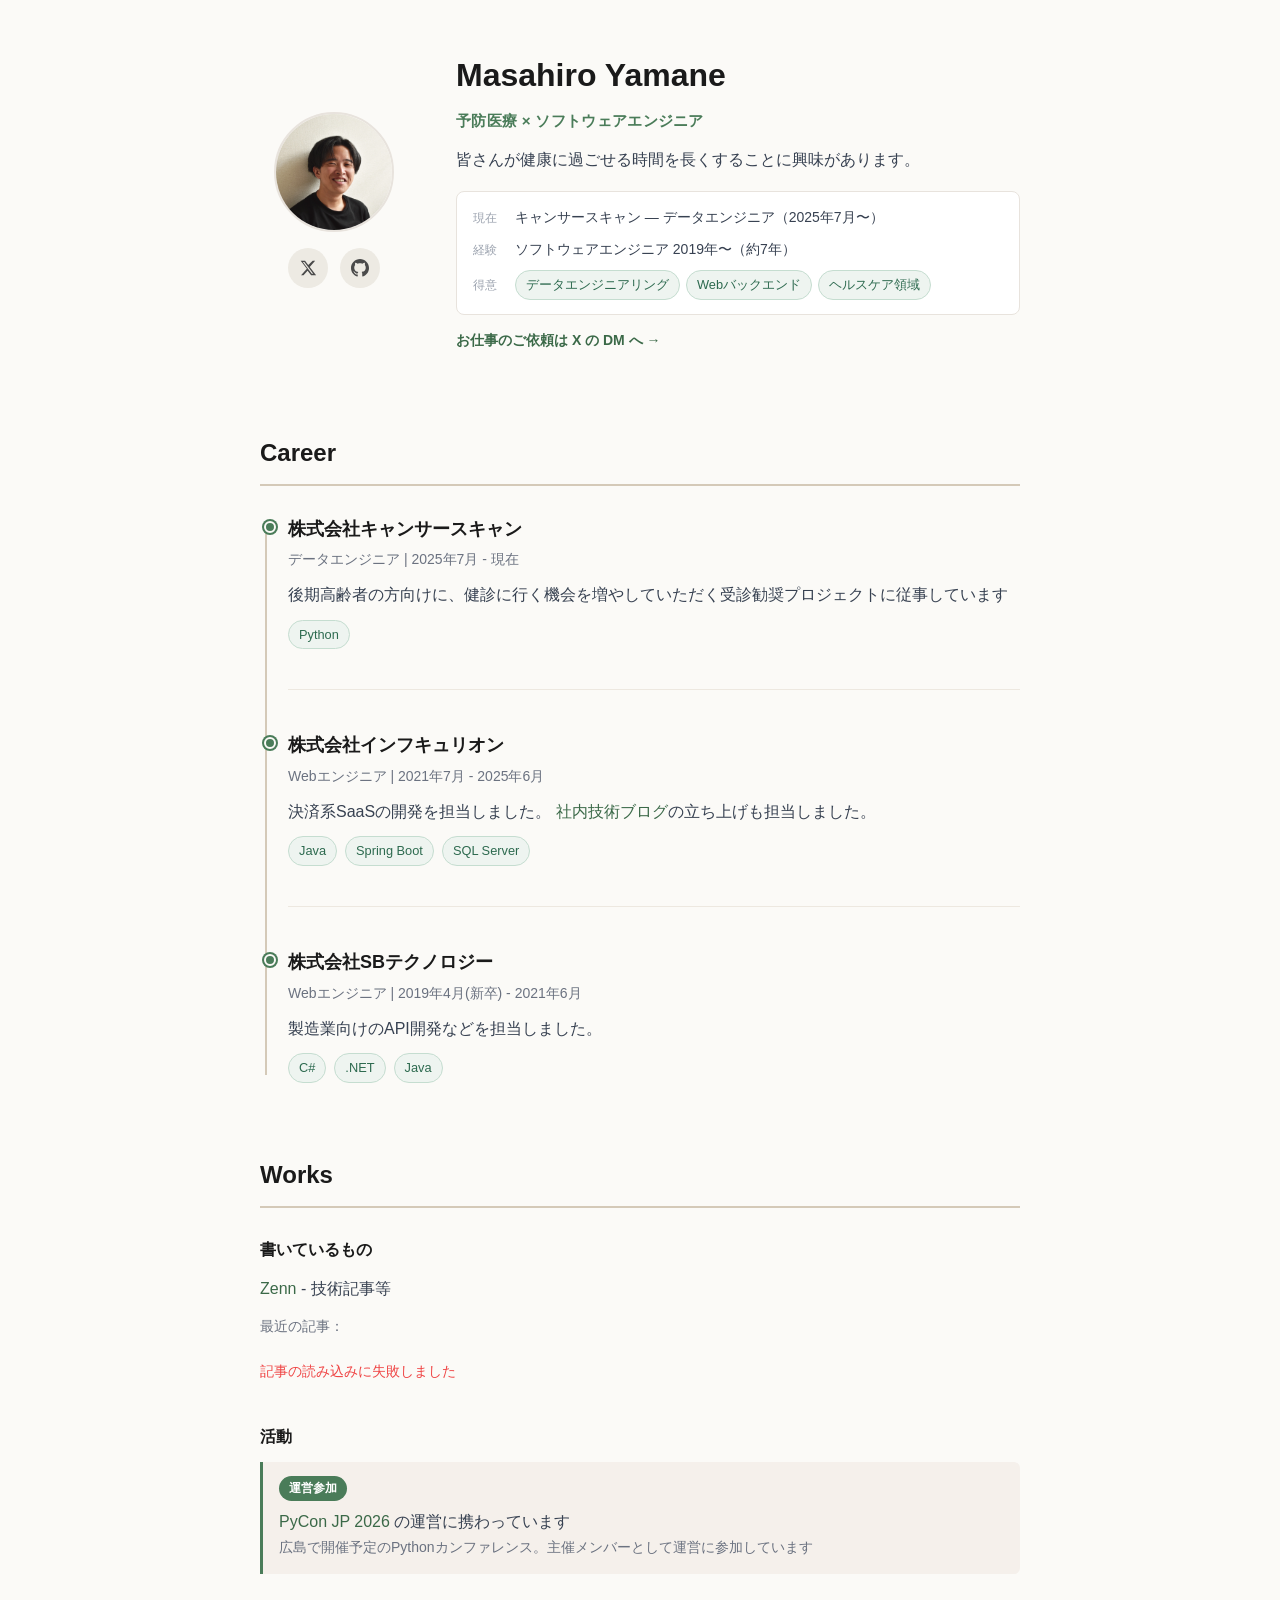
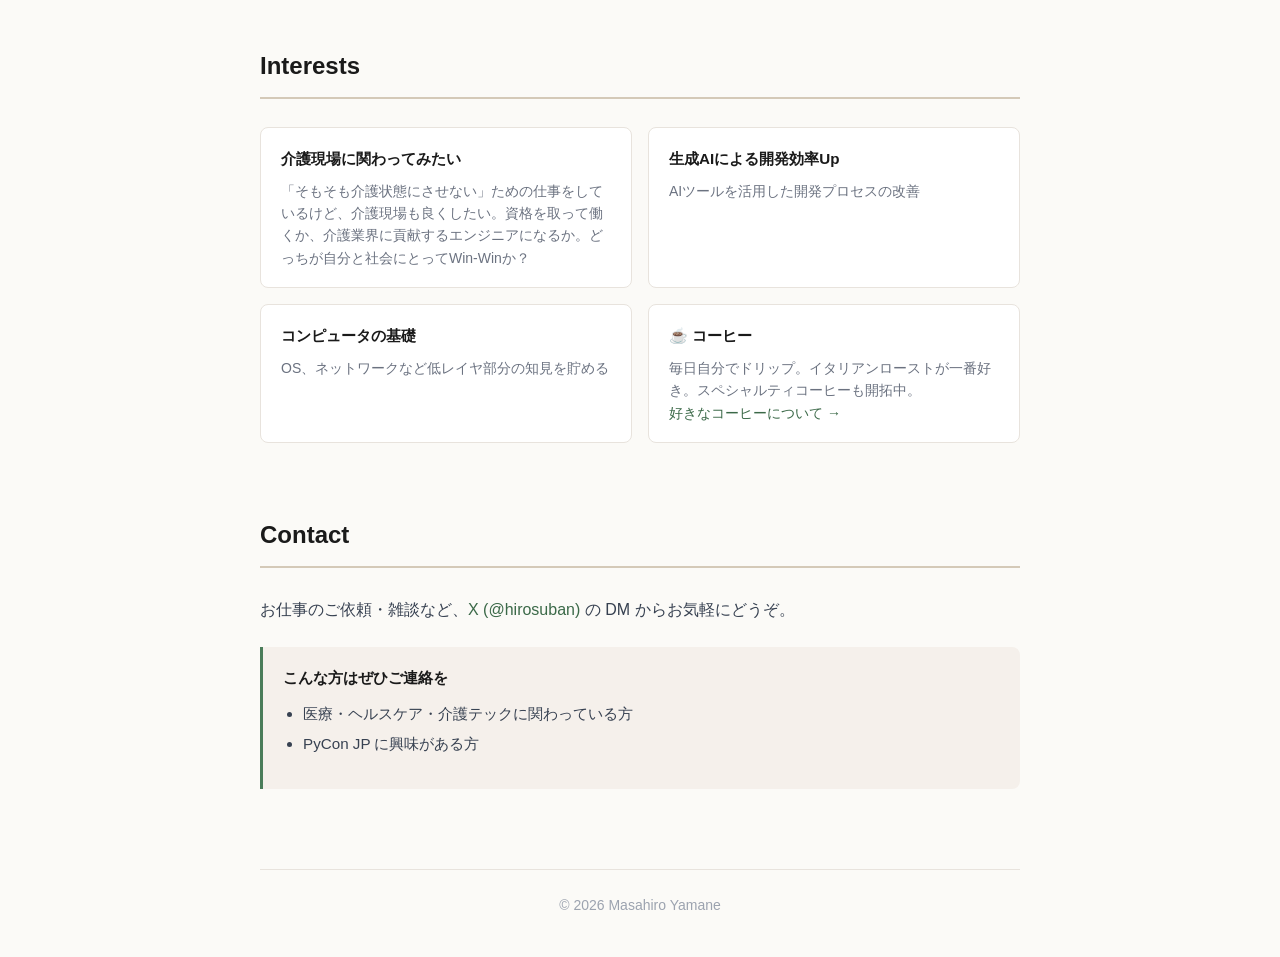
<file: index.html>
<!DOCTYPE html>
<html lang="ja">
<head>
    <meta charset="UTF-8">
    <meta name="viewport" content="width=device-width, initial-scale=1.0">
    <meta name="description" content="Masahiro Yamane - Software Engineer">
    <title>Masahiro Yamane(山根正大)</title>

    <!-- Favicon -->
    <link rel="icon" type="image/x-icon" href="images/favicon.ico">
    <link rel="icon" type="image/png" sizes="32x32" href="images/favicon.png">
    <link rel="apple-touch-icon" sizes="180x180" href="images/favicon.png">

    <link rel="stylesheet" href="styles.css">
</head>
<body>
    <div class="container">
        <header>
            <div class="hero">
                <div class="hero-left">
                    <div class="profile-image">
                        <img src="images/profile.jpg" alt="プロフィール写真">
                    </div>
                    <ul class="social-links">
                        <li>
                            <a href="https://twitter.com/hirosuban" target="_blank" class="social-icon" aria-label="X (@hirosuban)">
                                <svg xmlns="http://www.w3.org/2000/svg" width="18" height="18" viewBox="0 0 24 24" fill="currentColor" aria-hidden="true">
                                    <path d="M18.244 2.25h3.308l-7.227 8.26 8.502 11.24H16.17l-4.714-6.231-5.401 6.231H2.744l7.732-8.906L2.25 2.25H8.08l4.261 5.633 5.903-5.633zm-1.161 17.52h1.833L7.084 4.126H5.117z"/>
                                </svg>
                            </a>
                        </li>
                        <li>
                            <a href="https://github.com/hirosuban" target="_blank" class="social-icon" aria-label="GitHub (@hirosuban)">
                                <svg xmlns="http://www.w3.org/2000/svg" width="18" height="18" viewBox="0 0 24 24" fill="currentColor" aria-hidden="true">
                                    <path d="M12 0c-6.626 0-12 5.373-12 12 0 5.302 3.438 9.8 8.207 11.387.599.111.793-.261.793-.577v-2.234c-3.338.726-4.033-1.416-4.033-1.416-.546-1.387-1.333-1.756-1.333-1.756-1.089-.745.083-.729.083-.729 1.205.084 1.839 1.237 1.839 1.237 1.07 1.834 2.807 1.304 3.492.997.107-.775.418-1.305.762-1.604-2.665-.305-5.467-1.334-5.467-5.931 0-1.311.469-2.381 1.236-3.221-.124-.303-.535-1.524.117-3.176 0 0 1.008-.322 3.301 1.23.957-.266 1.983-.399 3.003-.404 1.02.005 2.047.138 3.006.404 2.291-1.552 3.297-1.23 3.297-1.23.653 1.653.242 2.874.118 3.176.77.84 1.235 1.911 1.235 3.221 0 4.609-2.807 5.624-5.479 5.921.43.372.823 1.102.823 2.222v3.293c0 .319.192.694.801.576 4.765-1.589 8.199-6.086 8.199-11.386 0-6.627-5.373-12-12-12z"/>
                                </svg>
                            </a>
                        </li>
                    </ul>
                </div>
                <div class="hero-right">
                    <h1>Masahiro Yamane</h1>
                    <p class="tagline">予防医療 × ソフトウェアエンジニア</p>
                    <p class="catchphrase">皆さんが健康に過ごせる時間を長くすることに興味があります。</p>
                    <div class="hero-summary">
                        <div class="summary-row">
                            <span class="summary-label">現在</span>
                            <span>キャンサースキャン — データエンジニア（2025年7月〜）</span>
                        </div>
                        <div class="summary-row">
                            <span class="summary-label">経験</span>
                            <span>ソフトウェアエンジニア 2019年〜（約7年）</span>
                        </div>
                        <div class="summary-row">
                            <span class="summary-label">得意</span>
                            <div class="summary-badges">
                                <span class="badge">データエンジニアリング</span>
                                <span class="badge">Webバックエンド</span>
                                <span class="badge">ヘルスケア領域</span>
                            </div>
                        </div>
                    </div>
                    <a href="https://twitter.com/hirosuban" target="_blank" class="hero-contact-link">お仕事のご依頼は X の DM へ →</a>
                </div>
            </div>
        </header>

        <main>
            <!-- Career Section -->
            <section id="career">
                <h2>Career</h2>
                <div class="timeline">
                    <div class="timeline-item">
                        <div class="timeline-dot"></div>
                        <div class="timeline-content">
                            <h3>株式会社キャンサースキャン</h3>
                            <p class="role">データエンジニア | 2025年7月 - 現在</p>
                            <p class="description">
                                後期高齢者の方向けに、健診に行く機会を増やしていただく受診勧奨プロジェクトに従事しています
                            </p>
                            <div class="skill-badges">
                                <span class="badge">Python</span>
                            </div>
                        </div>
                    </div>
                    <div class="timeline-item">
                        <div class="timeline-dot"></div>
                        <div class="timeline-content">
                            <h3>株式会社インフキュリオン</h3>
                            <p class="role">Webエンジニア | 2021年7月 - 2025年6月</p>
                            <p class="description">
                                決済系SaaSの開発を担当しました。
                                <a href="https://ic-techblog.hatenablog.com/" target="_blank">社内技術ブログ</a>の立ち上げも担当しました。
                            </p>
                            <div class="skill-badges">
                                <span class="badge">Java</span>
                                <span class="badge">Spring Boot</span>
                                <span class="badge">SQL Server</span>
                            </div>
                        </div>
                    </div>
                    <div class="timeline-item">
                        <div class="timeline-dot"></div>
                        <div class="timeline-content">
                            <h3>株式会社SBテクノロジー</h3>
                            <p class="role">Webエンジニア | 2019年4月(新卒) - 2021年6月</p>
                            <p class="description">
                                製造業向けのAPI開発などを担当しました。
                            </p>
                            <div class="skill-badges">
                                <span class="badge">C#</span>
                                <span class="badge">.NET</span>
                                <span class="badge">Java</span>
                            </div>
                        </div>
                    </div>
                </div>
            </section>

            <!-- Works Section -->
            <section id="works">
                <h2>Works</h2>
                <div class="work-category">
                    <h3>書いているもの</h3>
                    <div class="work-item">
                        <a href="https://zenn.dev/kannna5296" target="_blank">Zenn</a> - 技術記事等
                    </div>
                    <div class="recent-articles-label">
                        最近の記事：<span id="days-since-post" class="days-since-post"></span>
                    </div>
                    <div id="zenn-articles" class="zenn-articles-list">
                        <div class="loading-text">読み込み中...</div>
                    </div>
                </div>
                <div class="work-category">
                    <h3>活動</h3>
                    <div class="work-item featured-work">
                        <span class="work-badge">運営参加</span>
                        <div class="featured-work-content">
                            <a href="https://2026.pycon.jp/" target="_blank">PyCon JP 2026</a> の運営に携わっています<br>
                            <span class="featured-work-desc">広島で開催予定のPythonカンファレンス。主催メンバーとして運営に参加しています</span>
                        </div>
                    </div>
                </div>

            </section>

            <!-- Interests Section -->
            <section id="interests">
                <h2>Interests</h2>
                <div class="interests-grid">
                    <div class="interest-card">
                        <h3>介護現場に関わってみたい</h3>
                        <p>「そもそも介護状態にさせない」ための仕事をしているけど、介護現場も良くしたい。資格を取って働くか、介護業界に貢献するエンジニアになるか。どっちが自分と社会にとってWin-Winか？</p>
                    </div>
                    <div class="interest-card">
                        <h3>生成AIによる開発効率Up</h3>
                        <p>AIツールを活用した開発プロセスの改善</p>
                    </div>
                    <div class="interest-card">
                        <h3>コンピュータの基礎</h3>
                        <p>OS、ネットワークなど低レイヤ部分の知見を貯める</p>
                    </div>
                    <div class="interest-card">
                        <h3>☕ コーヒー</h3>
                        <p>毎日自分でドリップ。イタリアンローストが一番好き。スペシャルティコーヒーも開拓中。</p>
                        <p><a href="coffee-research.html">好きなコーヒーについて →</a></p>
                    </div>
                </div>
            </section>

            <!-- Contact Section -->
            <section id="contact">
                <h2>Contact</h2>
                <p>お仕事のご依頼・雑談など、<a href="https://twitter.com/hirosuban" target="_blank">X (@hirosuban)</a> の DM からお気軽にどうぞ。</p>
                <div class="contact-callout">
                    <p class="contact-callout-title">こんな方はぜひご連絡を</p>
                    <ul>
                        <li>医療・ヘルスケア・介護テックに関わっている方</li>
                        <li>PyCon JP に興味がある方</li>
                    </ul>
                </div>
            </section>
        </main>

        <footer>
            <p>&copy; 2026 Masahiro Yamane</p>
        </footer>
    </div>
    <script src="script.js"></script>
</body>
</html>
</file>
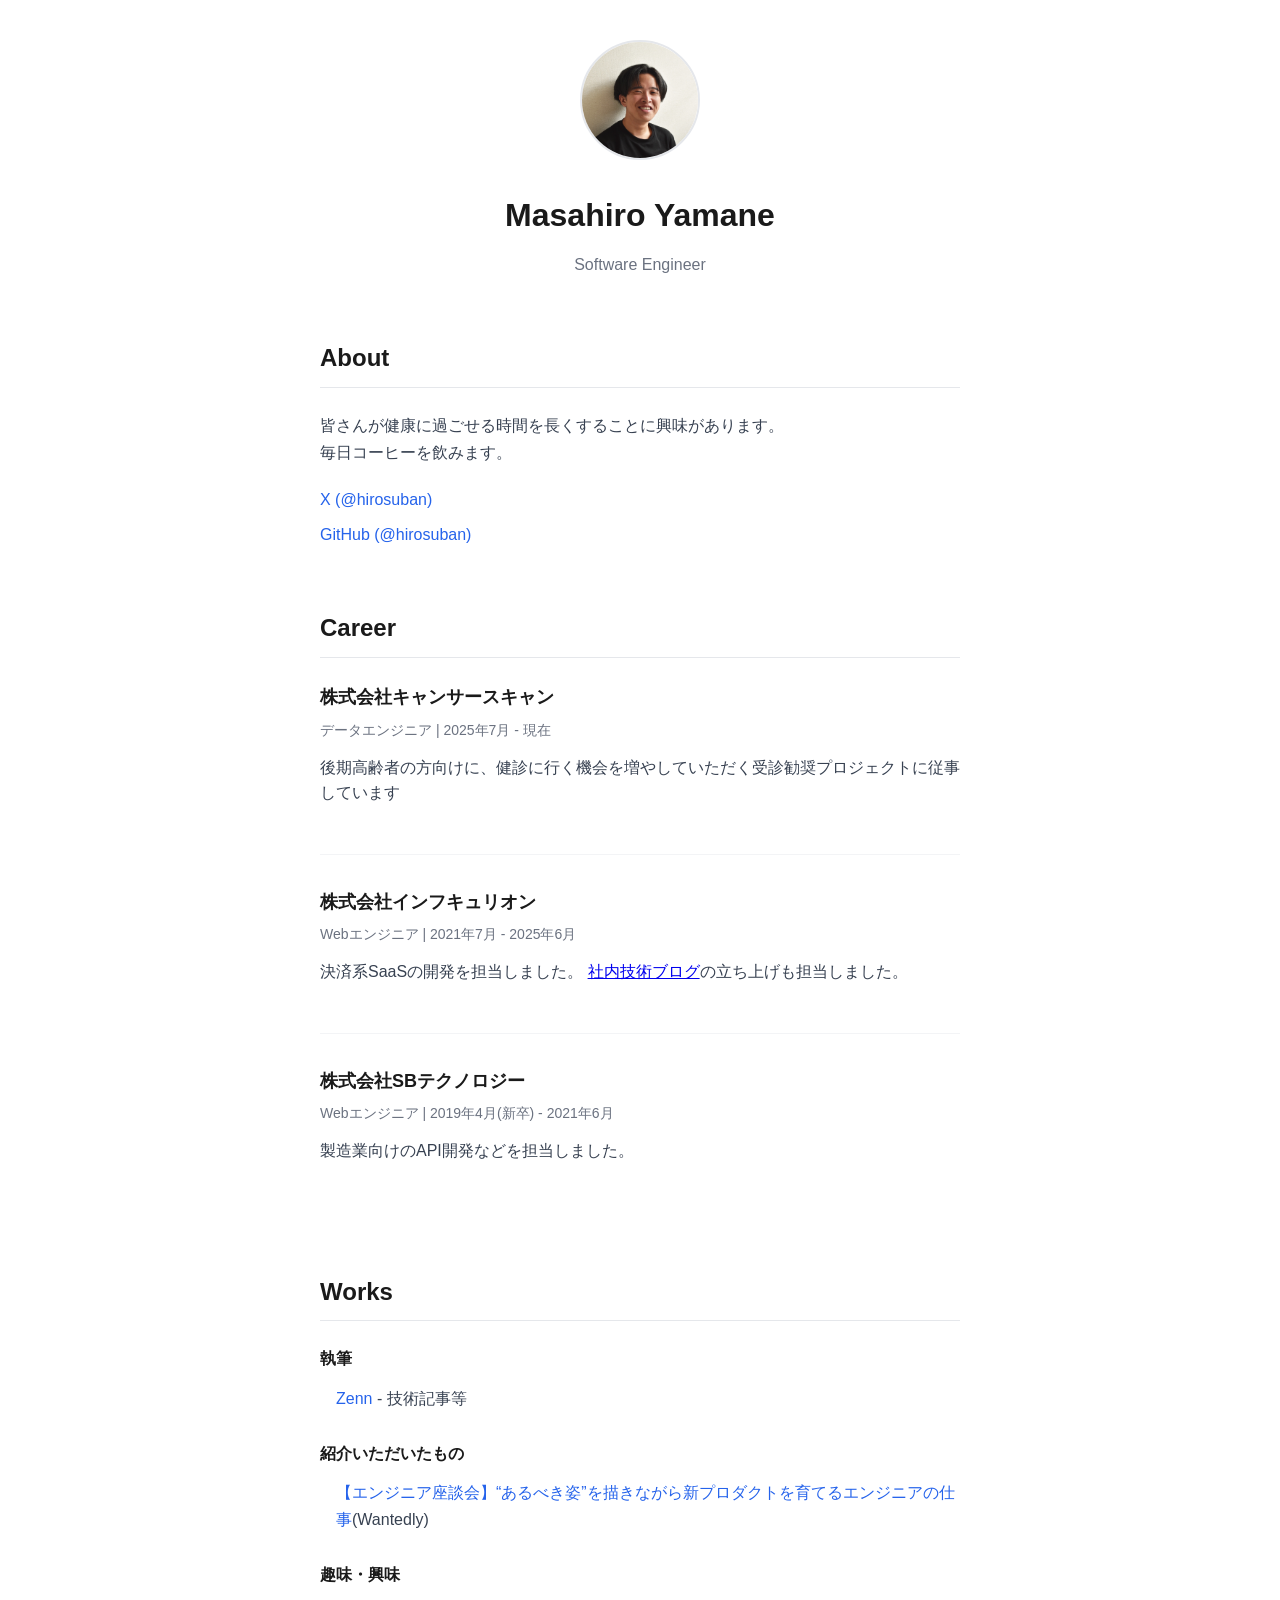
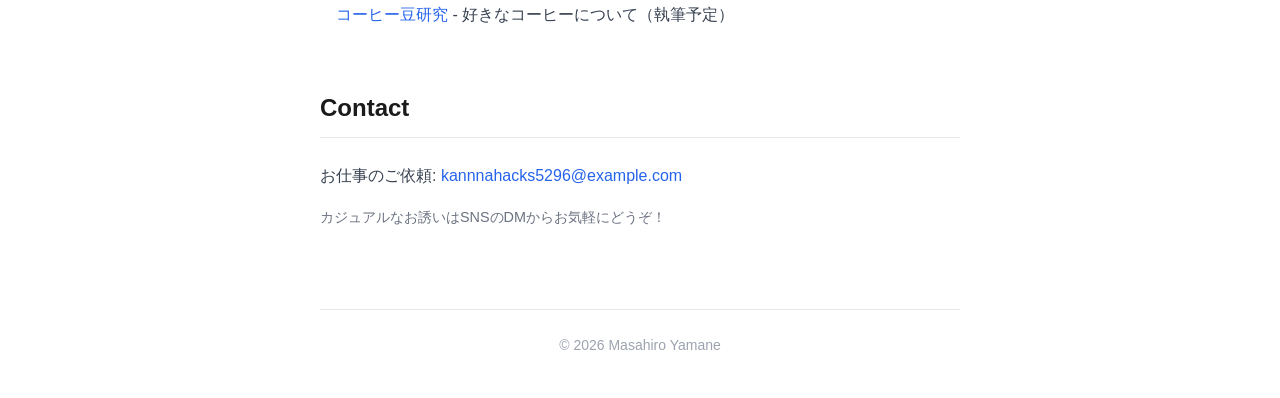
<file: web/index.html>
<!DOCTYPE html>
<html lang="ja">
<head>
    <meta charset="UTF-8">
    <meta name="viewport" content="width=device-width, initial-scale=1.0">
    <meta name="description" content="Masahiro Yamane - Software Engineer">
    <title>Masahiro Yamane</title>
    
    <!-- Favicon -->
    <link rel="icon" type="image/x-icon" href="images/favicon.ico">
    <link rel="icon" type="image/png" sizes="32x32" href="images/favicon.png">
    <link rel="apple-touch-icon" sizes="180x180" href="images/favicon.png">
    
    <link rel="stylesheet" href="styles.css">
</head>
<body>
    <div class="container">
        <header>
            <div class="header-content">
                <div class="profile-image">
                    <img src="images/profile.jpg" alt="プロフィール写真">
                </div>
                <h1>Masahiro Yamane</h1>
                <p class="subtitle">Software Engineer</p>
            </div>
        </header>

        <main>
            <!-- About Section -->
            <section id="about">
                <h2>About</h2>
                <p>
                  皆さんが健康に過ごせる時間を長くすることに興味があります。<br>
                  毎日コーヒーを飲みます。<br>
                </p>
                <ul class="social-links">
                    <li><a href="https://twitter.com/hirosuban" target="_blank">X (@hirosuban)</a></li>
                    <li><a href="https://github.com/hirosuban" target="_blank">GitHub (@hirosuban)</a></li>
                </ul>
            </section>

            <!-- Career Section -->
            <section id="career">
                <h2>Career</h2>
                
                <div class="career-item">
                    <h3>株式会社キャンサースキャン</h3>
                    <p class="role">データエンジニア | 2025年7月 - 現在</p>
                    <p class="description">
                        後期高齢者の方向けに、健診に行く機会を増やしていただく受診勧奨プロジェクトに従事しています
                    </p>
                </div>
                <div class="career-item">
                    <h3>株式会社インフキュリオン</h3>
                    <p class="role">Webエンジニア | 2021年7月 - 2025年6月</p>
                    <p class="description">
                        決済系SaaSの開発を担当しました。
                        <a href="https://ic-techblog.hatenablog.com/" target="_blank">社内技術ブログ</a>の立ち上げも担当しました。
                    </p>
                </div>

                <div class="career-item">
                    <h3>株式会社SBテクノロジー</h3>
                    <p class="role">Webエンジニア | 2019年4月(新卒) - 2021年6月</p>
                    <p class="description">
                        製造業向けのAPI開発などを担当しました。
                    </p>
                </div>
            </section>

            <!-- Works Section -->
            <section id="works">
                <h2>Works</h2>
                <div class="work-category">
                    <h3>執筆</h3>
                    <div class="work-item">
                        <a href="https://zenn.dev/kannna5296" target="_blank">Zenn</a> - 技術記事等
                    </div>
                </div>

                <div class="work-category">
                    <h3>紹介いただいたもの</h3>
                    <div class="work-item">
                        <a href="https://www.wantedly.com/companies/infcurion/post_articles/379217" target="_blank">【エンジニア座談会】“あるべき姿”を描きながら新プロダクトを育てるエンジニアの仕事</a>(Wantedly)
                    </div>
                </div>

                <div class="work-category">
                    <h3>趣味・興味</h3>
                    <div class="work-item">
                        <a href="#" target="_blank">コーヒー豆研究</a> - 好きなコーヒーについて（執筆予定）
                    </div>
                </div>
            </section>

            <!-- Contact Section -->
            <section id="contact">
                <h2>Contact</h2>
                <p>お仕事のご依頼: <a href="mailto:kannnahacks5296@example.com">kannnahacks5296@example.com</a></p>
                <p class="contact-note">
                    カジュアルなお誘いはSNSのDMからお気軽にどうぞ！
                </p>
            </section>
        </main>

        <footer>
            <p>&copy; 2026 Masahiro Yamane</p>
        </footer>
    </div>
</body>
</html>
</file>
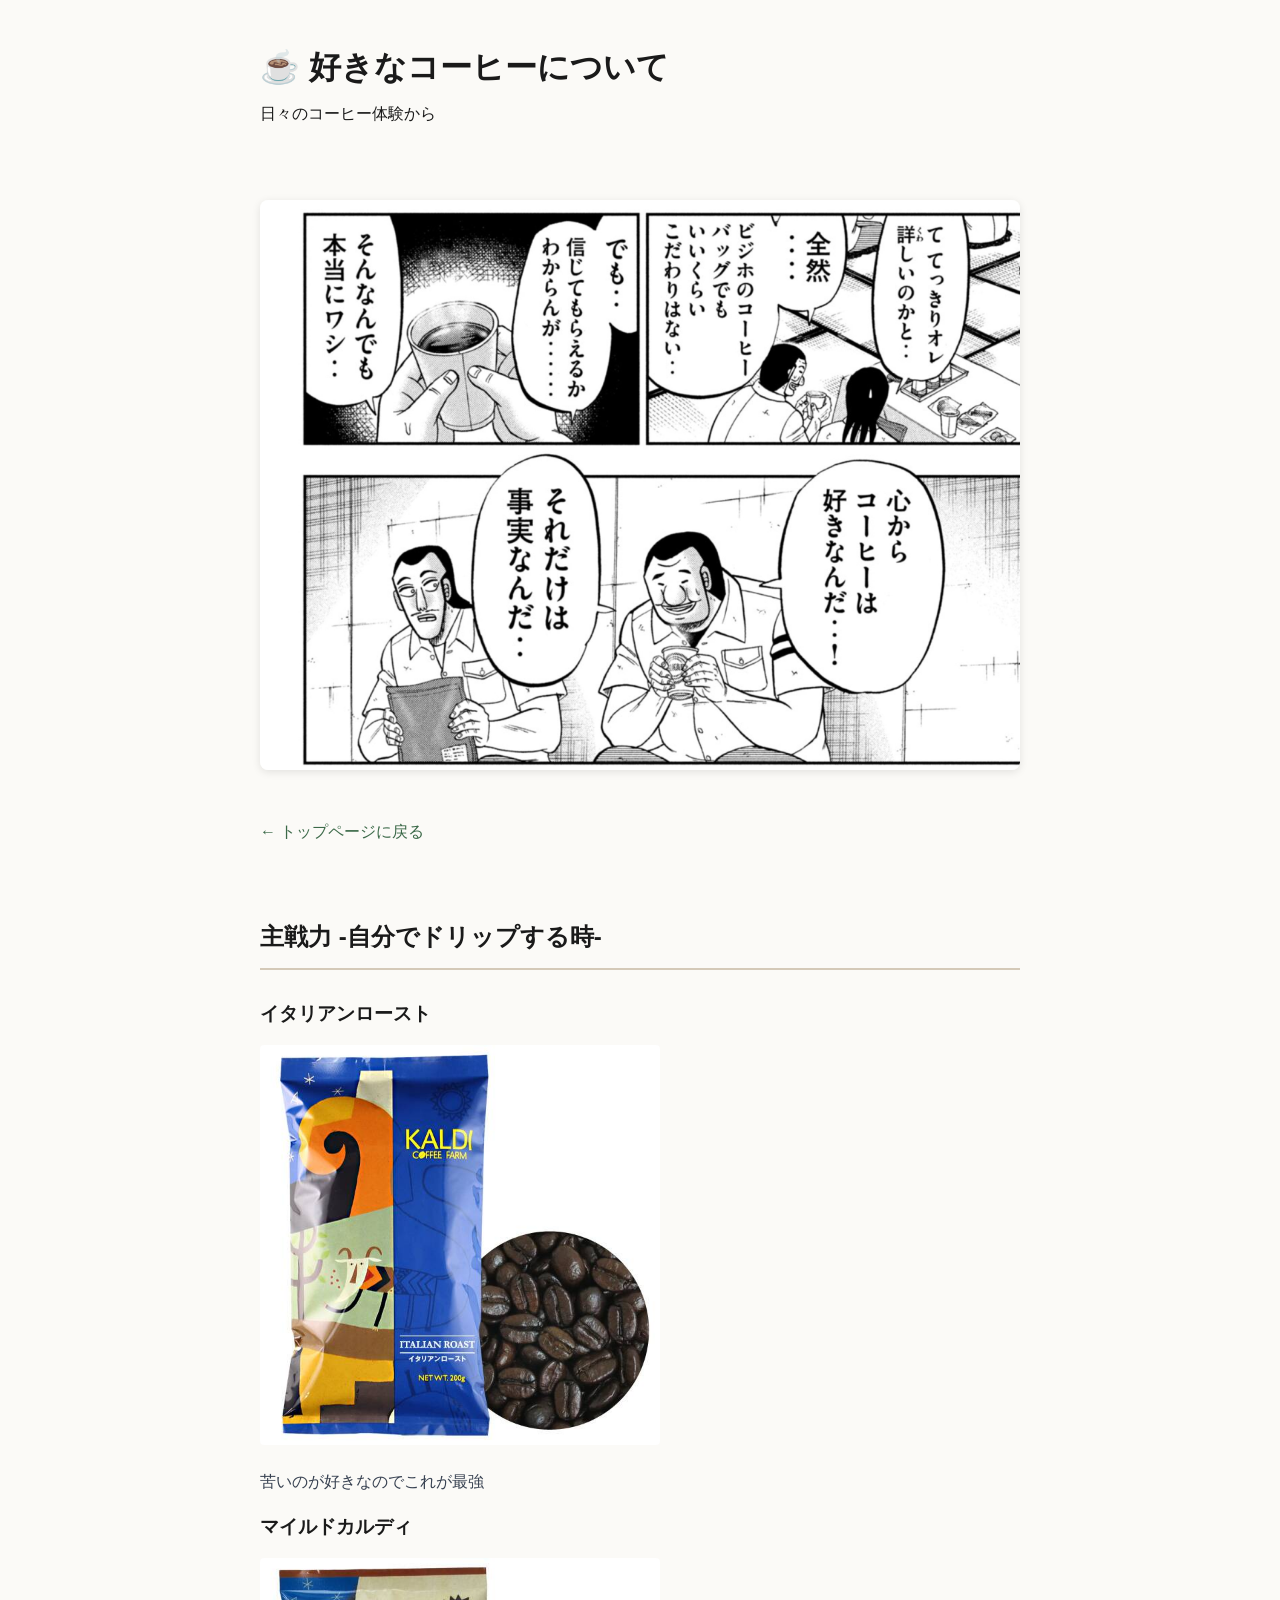
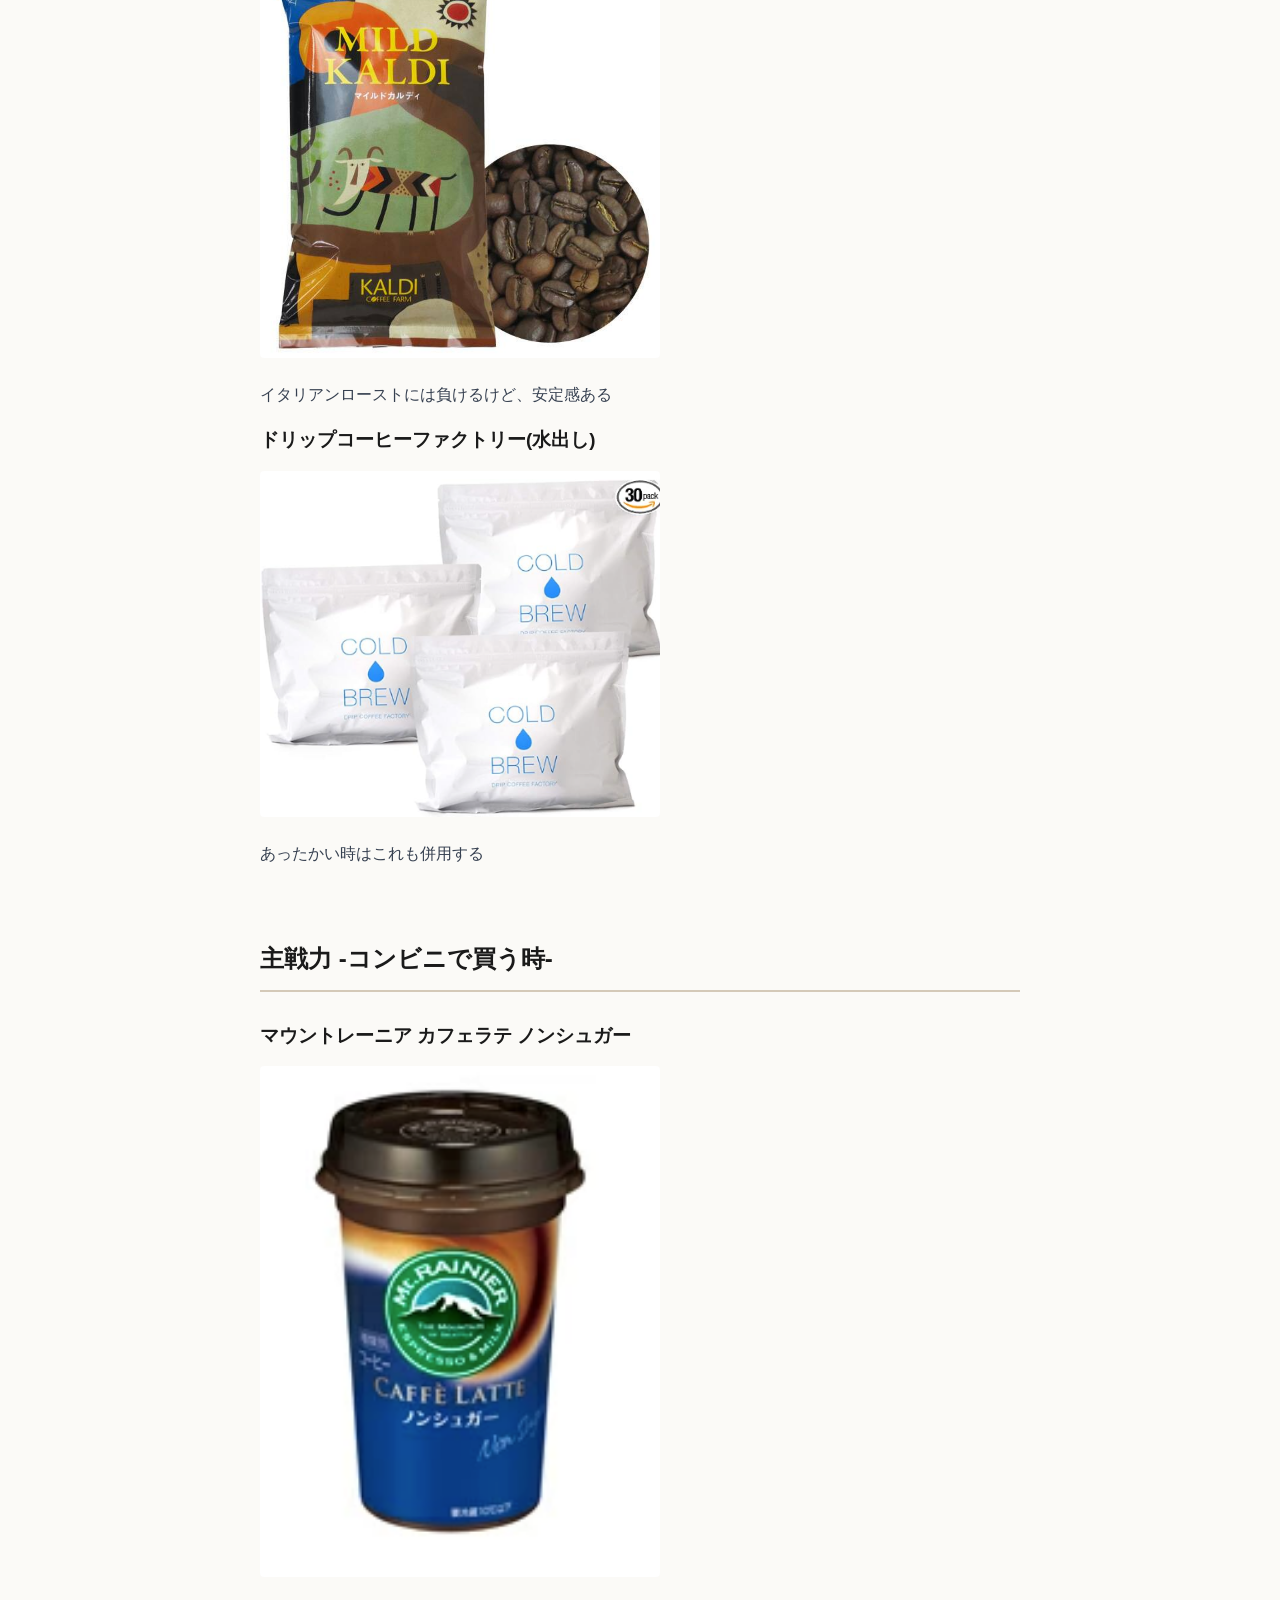
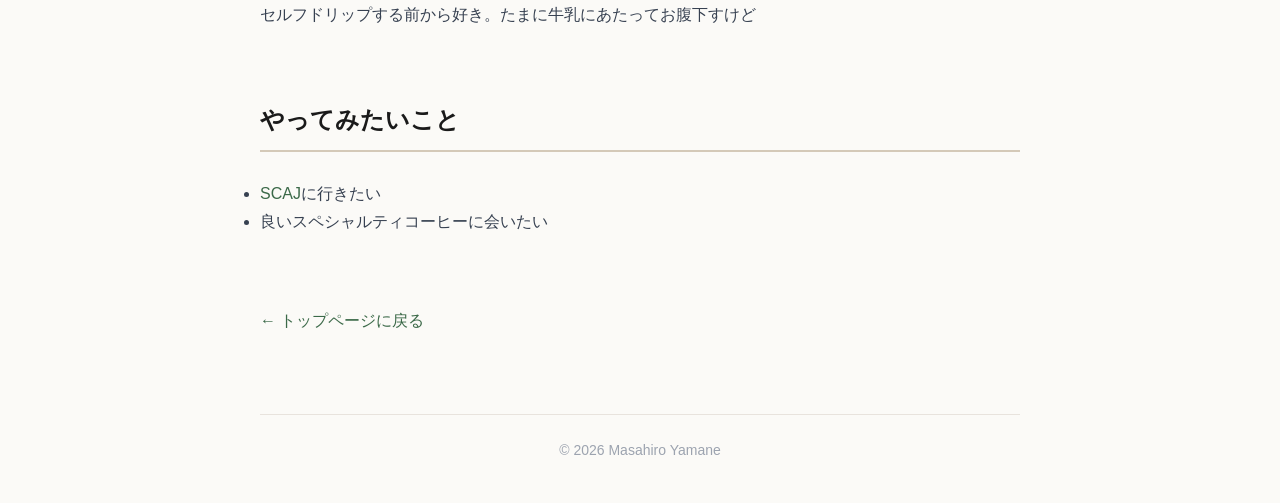
<file: coffee-research.html>
<!DOCTYPE html>
<html lang="ja">
<head>
    <meta charset="UTF-8">
    <meta name="viewport" content="width=device-width, initial-scale=1.0">
    <meta name="description" content="好きなコーヒーについて - Masahiro Yamane">
    <title>好きなコーヒーについて | Masahiro Yamane</title>
    
    <!-- Favicon -->
    <link rel="icon" type="image/x-icon" href="images/favicon.ico">
    <link rel="icon" type="image/png" sizes="32x32" href="images/favicon.png">
    <link rel="apple-touch-icon" sizes="180x180" href="images/favicon.png">
    
    <link rel="stylesheet" href="styles.css">
</head>
<body>
    <div class="container">
        <header>
            <div class="header-content">
                <h1>☕ 好きなコーヒーについて</h1>
                <p class="subtitle">日々のコーヒー体験から</p>
            </div>
        </header>
        <!-- Header Image -->
        <div style="margin-bottom: 40px;">
            <img src="images/hanchou_coffee.jpeg" alt="コーヒー" style="width: 100%; max-width: 100%; height: auto; border-radius: 8px; box-shadow: 0 2px 8px rgba(0,0,0,0.1);">
        </div>

        <main>
            <!-- Navigation -->
            <section>
                <p><a href="index.html">← トップページに戻る</a></p>
            </section>

            <!-- 主戦力 -自分でドリップする時- -->
            <section id="drip">
                <h2>主戦力 -自分でドリップする時-</h2>
                
                <div class="career-item">
                    <h3>イタリアンロースト</h3>
                    <div style="margin: 15px 0;">
                        <img src="images/italian_roast.jpg" alt="イタリアンロースト" style="width: 100%; max-width: 400px; height: auto; border-radius: 4px;">
                    </div>
                    <p class="description">
                        苦いのが好きなのでこれが最強
                    </p>
                </div>

                <div class="career-item">
                    <h3>マイルドカルディ</h3>
                    <div style="margin: 15px 0;">
                        <img src="images/mildcaldhi.jpg" alt="マイルドカルディ" style="width: 100%; max-width: 400px; height: auto; border-radius: 4px;">
                    </div>
                    <p class="description">
                        イタリアンローストには負けるけど、安定感ある
                    </p>
                </div>
                <div class="career-item">
                    <h3>ドリップコーヒーファクトリー(水出し)</h3>
                    <div style="margin: 15px 0;">
                        <img src="images/dripcoffeefactory.png" alt="ドリップコーヒーファクトリー" style="width: 100%; max-width: 400px; height: auto; border-radius: 4px;">
                    </div>
                    <p class="description">
                        あったかい時はこれも併用する
                    </p>
                </div>
            </section>

            <!-- 主戦力 -コンビニで買う時- -->
            <section id="convenience">
                <h2>主戦力 -コンビニで買う時-</h2>
                
                <div class="career-item">
                    <h3>マウントレーニア カフェラテ ノンシュガー</h3>
                    <div style="margin: 15px 0;">
                        <img src="images/mt_rainier.png" alt="マウントレーニア カフェラテ ノンシュガー" style="width: 100%; max-width: 400px; height: auto; border-radius: 4px;">
                    </div>
                    <p class="description">
                        セルフドリップする前から好き。たまに牛乳にあたってお腹下すけど
                    </p>
                </div>
            </section>

            <!-- やってみたいこと -->
            <section id="future">
                <h2>やってみたいこと</h2>
                <div class="work-item">
                    <ul>
                        <li><a href="http://scajconference.jp/" target="_blank">SCAJ</a>に行きたい</li>
                        <li>良いスペシャルティコーヒーに会いたい</li>
                    </ul>
                </div>
            </section>

            <!-- Back to Top -->
            <section>
                <p><a href="index.html">← トップページに戻る</a></p>
            </section>
        </main>

        <footer>
            <p>&copy; 2026 Masahiro Yamane</p>
        </footer>
    </div>
</body>
</html>
</file>
<file: styles.css>
/* ========================================
   リセット & 基本設定
   ======================================== */
* {
    margin: 0;
    padding: 0;
    box-sizing: border-box;
}

html {
    scroll-behavior: smooth;
}

body {
    font-family: -apple-system, BlinkMacSystemFont, "Segoe UI", "Noto Sans JP", "Hiragino Kaku Gothic ProN", "Yu Gothic", sans-serif;
    font-size: 16px;
    line-height: 1.7;
    color: #1a1a1a;
    background-color: #fbfaf7;
    -webkit-font-smoothing: antialiased;
    -moz-osx-font-smoothing: grayscale;
}

/* ========================================
   コンテナ & レイアウト
   ======================================== */
.container {
    max-width: 800px;
    margin: 0 auto;
    padding: 40px 20px;
}

/* ========================================
   リンク
   ======================================== */
a {
    color: #3b6948;
    text-decoration: none;
    transition: color 0.2s ease;
}

a:hover {
    color: #2d5238;
    text-decoration: underline;
}

/* ========================================
   ヘッダー / ヒーロー
   ======================================== */
header {
    margin-bottom: 72px;
}

.hero {
    display: flex;
    gap: 48px;
    align-items: center;
    padding: 8px 0;
}

.hero-left {
    width: 148px;
    flex-shrink: 0;
    display: flex;
    flex-direction: column;
    align-items: center;
    gap: 16px;
}

.hero-right {
    flex: 1;
    text-align: left;
}

.profile-image img {
    width: 120px;
    height: 120px;
    border-radius: 50%;
    object-fit: cover;
    border: 2px solid #e8e3dd;
    display: block;
}

h1 {
    font-size: 2rem;
    font-weight: 700;
    margin-bottom: 6px;
    color: #1a1a1a;
}

.tagline {
    font-size: 0.95rem;
    color: #4a7c59;
    font-weight: 600;
    margin-bottom: 12px;
    letter-spacing: 0.02em;
}

.catchphrase {
    font-size: 1rem;
    color: #374151;
    font-weight: 500;
    line-height: 1.7;
    margin-bottom: 0;
}

/* ========================================
   ヒーローサマリー（仕事を頼む人向け）
   ======================================== */
.hero-summary {
    margin-top: 18px;
    display: flex;
    flex-direction: column;
    gap: 8px;
    padding: 14px 16px;
    background-color: #ffffff;
    border: 1px solid #e8e3dd;
    border-radius: 8px;
}

.summary-row {
    display: flex;
    align-items: baseline;
    gap: 12px;
    font-size: 0.875rem;
    color: #374151;
}

.summary-label {
    color: #9ca3af;
    font-size: 0.78rem;
    min-width: 2.4em;
    flex-shrink: 0;
}

.summary-badges {
    display: flex;
    flex-wrap: wrap;
    gap: 6px;
}

.hero-contact-link {
    display: inline-block;
    margin-top: 14px;
    font-size: 0.875rem;
    font-weight: 600;
    color: #3b6948;
    text-decoration: none;
    transition: color 0.2s;
}

.hero-contact-link:hover {
    color: #2d5238;
    text-decoration: underline;
}

/* ========================================
   ソーシャルアイコン
   ======================================== */
.social-links {
    list-style: none;
    display: flex;
    justify-content: center;
    gap: 12px;
}

.social-icon {
    display: inline-flex;
    align-items: center;
    justify-content: center;
    width: 40px;
    height: 40px;
    border-radius: 50%;
    background-color: #edeae3;
    color: #4a4a4a;
    text-decoration: none;
    transition: background-color 0.2s ease, color 0.2s ease;
}

.social-icon:hover {
    background-color: #4a7c59;
    color: #ffffff;
    text-decoration: none;
}

/* ========================================
   セクション
   ======================================== */
section {
    margin-bottom: 72px;
}

section h2 {
    font-size: 1.5rem;
    font-weight: 600;
    margin-bottom: 28px;
    color: #1a1a1a;
    border-bottom: 2px solid #d4c9b8;
    padding-bottom: 10px;
}

section p {
    margin-bottom: 16px;
    color: #374151;
}

/* ========================================
   タイムライン（Career）
   ======================================== */
.timeline {
    position: relative;
    padding-left: 28px;
}

.timeline::before {
    content: '';
    position: absolute;
    left: 5px;
    top: 8px;
    bottom: 8px;
    width: 2px;
    background-color: #d4c9b8;
}

.timeline-item {
    position: relative;
    margin-bottom: 40px;
    padding-bottom: 40px;
    border-bottom: 1px solid #ede8e0;
}

.timeline-item:last-child {
    border-bottom: none;
    margin-bottom: 0;
    padding-bottom: 0;
}

.timeline-dot {
    position: absolute;
    left: -24px;
    top: 7px;
    width: 12px;
    height: 12px;
    border-radius: 50%;
    background-color: #4a7c59;
    border: 2px solid #fbfaf7;
    box-shadow: 0 0 0 2px #4a7c59;
}

.timeline-content h3 {
    font-size: 1.125rem;
    font-weight: 600;
    margin-bottom: 4px;
    color: #1a1a1a;
}

.timeline-content .role {
    font-size: 0.875rem;
    color: #6b7280;
    margin-bottom: 10px;
}

.timeline-content .description {
    color: #374151;
    line-height: 1.6;
    margin-bottom: 12px;
}

/* ========================================
   スキルバッジ
   ======================================== */
.skill-badges {
    display: flex;
    flex-wrap: wrap;
    gap: 8px;
    margin-top: 4px;
}

.badge {
    display: inline-block;
    padding: 3px 10px;
    background-color: #eef4f0;
    color: #2d6a4f;
    border: 1px solid #c5ddd0;
    border-radius: 999px;
    font-size: 0.8rem;
    font-weight: 500;
}

/* ========================================
   Works セクション
   ======================================== */
.work-category {
    margin-bottom: 32px;
}

.work-category h3 {
    font-size: 1rem;
    font-weight: 600;
    margin-bottom: 12px;
    color: #1a1a1a;
}

.work-item {
    margin-bottom: 12px;
    color: #374151;
}

.featured-work {
    background-color: #f5f0eb;
    border-left: 3px solid #4a7c59;
    padding: 14px 16px;
    border-radius: 0 6px 6px 0;
    display: flex;
    flex-direction: column;
    gap: 8px;
}

.work-badge {
    display: inline-block;
    padding: 2px 10px;
    background-color: #4a7c59;
    color: #ffffff;
    border-radius: 999px;
    font-size: 0.75rem;
    font-weight: 600;
    width: fit-content;
}

.featured-work-content {
    color: #374151;
    line-height: 1.6;
}

.featured-work-desc {
    font-size: 0.875rem;
    color: #6b7280;
}

/* ========================================
   Zenn記事カード
   ======================================== */
.recent-articles-label {
    font-size: 0.9rem;
    color: #6b7280;
    margin-top: 8px;
    margin-bottom: 12px;
}

.days-since-post {
    font-weight: 400;
    margin-left: 4px;
}

.days-number {
    color: #d97706;
    font-weight: 600;
}

.zenn-articles-list {
    display: flex;
    flex-direction: column;
    gap: 10px;
}

.loading-text,
.error-text {
    font-size: 0.9rem;
    color: #6b7280;
    padding: 8px 0;
}

.error-text {
    color: #ef4444;
}

.article-card {
    display: flex;
    align-items: center;
    gap: 16px;
    padding: 14px 16px;
    background-color: #ffffff;
    border: 1px solid #e8e3dd;
    border-radius: 8px;
    text-decoration: none;
    color: #374151;
    transition: border-color 0.2s, box-shadow 0.2s, background-color 0.2s;
}

.article-card:hover {
    border-color: #4a7c59;
    box-shadow: 0 2px 8px rgba(74, 124, 89, 0.12);
    background-color: #f9fdfb;
    color: #374151;
    text-decoration: none;
}

.article-card .article-date {
    font-size: 0.82rem;
    color: #9ca3af;
    min-width: 80px;
    flex-shrink: 0;
}

.article-card .article-title {
    font-size: 0.95rem;
    flex: 1;
    line-height: 1.5;
}

.article-card .article-arrow {
    color: #c4bfb8;
    font-size: 0.9rem;
    flex-shrink: 0;
    transition: color 0.2s, transform 0.2s;
}

.article-card:hover .article-arrow {
    color: #4a7c59;
    transform: translateX(2px) translateY(-2px);
}

/* ========================================
   Interests セクション
   ======================================== */
.interests-grid {
    display: grid;
    grid-template-columns: 1fr 1fr;
    gap: 16px;
}

.interest-card {
    background-color: #ffffff;
    border: 1px solid #e8e3dd;
    border-radius: 8px;
    padding: 18px 20px;
}

.interest-card h3 {
    font-size: 0.95rem;
    font-weight: 600;
    color: #1a1a1a;
    margin-bottom: 8px;
}

.interest-card p {
    font-size: 0.875rem;
    color: #6b7280;
    line-height: 1.6;
    margin-bottom: 0;
}

/* ========================================
   Contact セクション
   ======================================== */
#contact a {
    color: #3b6948;
}

#contact a:hover {
    color: #2d5238;
}

.contact-callout {
    margin-top: 24px;
    background-color: #f5f0eb;
    border-left: 3px solid #4a7c59;
    padding: 18px 20px;
    border-radius: 0 8px 8px 0;
}

.contact-callout-title {
    font-weight: 600;
    color: #1a1a1a;
    margin-bottom: 10px;
    font-size: 0.95rem;
}

.contact-callout ul {
    padding-left: 20px;
    margin-bottom: 14px;
    color: #374151;
}

.contact-callout li {
    margin-bottom: 4px;
    font-size: 0.95rem;
}

.contact-callout p:last-child {
    margin-bottom: 0;
}

/* ========================================
   フッター
   ======================================== */
footer {
    margin-top: 80px;
    padding-top: 24px;
    border-top: 1px solid #e8e3dd;
    text-align: center;
}

footer p {
    font-size: 0.875rem;
    color: #9ca3af;
}

/* ========================================
   レスポンシブデザイン
   ======================================== */
@media (max-width: 768px) {
    .container {
        padding: 24px 16px;
    }

    h1 {
        font-size: 1.75rem;
    }

    section h2 {
        font-size: 1.25rem;
    }

    .profile-image img {
        width: 100px;
        height: 100px;
    }

    .interests-grid {
        grid-template-columns: 1fr;
    }
}

@media (max-width: 640px) {
    .hero {
        flex-direction: column;
        gap: 24px;
    }

    .hero-left {
        width: auto;
    }

    .hero-right {
        text-align: center;
        width: 100%;
    }

    .summary-row {
        justify-content: flex-start;
        text-align: left;
    }

    .hero-contact-link {
        display: block;
        text-align: center;
    }
}

@media (max-width: 480px) {
    body {
        font-size: 15px;
    }

    h1 {
        font-size: 1.5rem;
    }

    section {
        margin-bottom: 56px;
    }

    .timeline-item {
        margin-bottom: 28px;
        padding-bottom: 28px;
    }

    .article-card {
        gap: 10px;
        padding: 12px 14px;
    }

    .article-card .article-date {
        min-width: 68px;
    }
}
</file>
<file: web/styles.css>
/* ========================================
   リセット & 基本設定
   ======================================== */
* {
    margin: 0;
    padding: 0;
    box-sizing: border-box;
}

html {
    scroll-behavior: smooth;
}

body {
    font-family: -apple-system, BlinkMacSystemFont, "Segoe UI", "Noto Sans JP", "Hiragino Kaku Gothic ProN", "Yu Gothic", sans-serif;
    font-size: 16px;
    line-height: 1.7;
    color: #1a1a1a;
    background-color: #ffffff;
    -webkit-font-smoothing: antialiased;
    -moz-osx-font-smoothing: grayscale;
}

/* ========================================
   コンテナ & レイアウト
   ======================================== */
.container {
    max-width: 680px;
    margin: 0 auto;
    padding: 40px 20px;
}

/* ========================================
   ヘッダー
   ======================================== */
header {
    margin-bottom: 60px;
}

.header-content {
    text-align: center;
}

.profile-image {
    margin-bottom: 20px;
}

.profile-image img {
    width: 120px;
    height: 120px;
    border-radius: 50%;
    object-fit: cover;
    border: 2px solid #e5e7eb;
}

h1 {
    font-size: 2rem;
    font-weight: 700;
    margin-bottom: 8px;
    color: #1a1a1a;
}

.subtitle {
    font-size: 1rem;
    color: #6b7280;
    font-weight: 400;
}

/* ========================================
   セクション
   ======================================== */
section {
    margin-bottom: 60px;
}

section h2 {
    font-size: 1.5rem;
    font-weight: 600;
    margin-bottom: 24px;
    color: #1a1a1a;
    border-bottom: 1px solid #e5e7eb;
    padding-bottom: 8px;
}

section p {
    margin-bottom: 16px;
    color: #374151;
}

/* ========================================
   About セクション
   ======================================== */
.social-links {
    list-style: none;
    margin-top: 20px;
}

.social-links li {
    margin-bottom: 8px;
}

.social-links a {
    color: #2563eb;
    text-decoration: none;
    transition: color 0.2s ease;
}

.social-links a:hover {
    color: #1d4ed8;
    text-decoration: underline;
}

/* ========================================
   Career セクション
   ======================================== */
.career-item {
    margin-bottom: 32px;
    padding-bottom: 32px;
    border-bottom: 1px solid #f3f4f6;
}

.career-item:last-child {
    border-bottom: none;
}

.career-item h3 {
    font-size: 1.125rem;
    font-weight: 600;
    margin-bottom: 6px;
    color: #1a1a1a;
}

.career-item .role {
    font-size: 0.875rem;
    color: #6b7280;
    margin-bottom: 12px;
}

.career-item .description {
    color: #374151;
    line-height: 1.6;
}

/* ========================================
   Works セクション
   ======================================== */
.work-category {
    margin-bottom: 28px;
}

.work-category h3 {
    font-size: 1rem;
    font-weight: 600;
    margin-bottom: 12px;
    color: #1a1a1a;
}

.work-item {
    margin-bottom: 12px;
    padding-left: 16px;
    color: #374151;
}

.work-item a {
    color: #2563eb;
    text-decoration: none;
    transition: color 0.2s ease;
}

.work-item a:hover {
    color: #1d4ed8;
    text-decoration: underline;
}

/* ========================================
   Contact セクション
   ======================================== */
#contact a {
    color: #2563eb;
    text-decoration: none;
    transition: color 0.2s ease;
}

#contact a:hover {
    color: #1d4ed8;
    text-decoration: underline;
}

.contact-note {
    margin-top: 16px;
    color: #6b7280;
    font-size: 0.9rem;
}

/* ========================================
   フッター
   ======================================== */
footer {
    margin-top: 80px;
    padding-top: 24px;
    border-top: 1px solid #e5e7eb;
    text-align: center;
}

footer p {
    font-size: 0.875rem;
    color: #9ca3af;
}

/* ========================================
   レスポンシブデザイン
   ======================================== */
@media (max-width: 768px) {
    .container {
        padding: 24px 16px;
    }

    h1 {
        font-size: 1.75rem;
    }

    section h2 {
        font-size: 1.25rem;
    }

    .profile-image img {
        width: 100px;
        height: 100px;
    }
}

@media (max-width: 480px) {
    body {
        font-size: 15px;
    }

    h1 {
        font-size: 1.5rem;
    }

    section {
        margin-bottom: 48px;
    }

    .career-item {
        margin-bottom: 24px;
        padding-bottom: 24px;
    }
}
</file>
